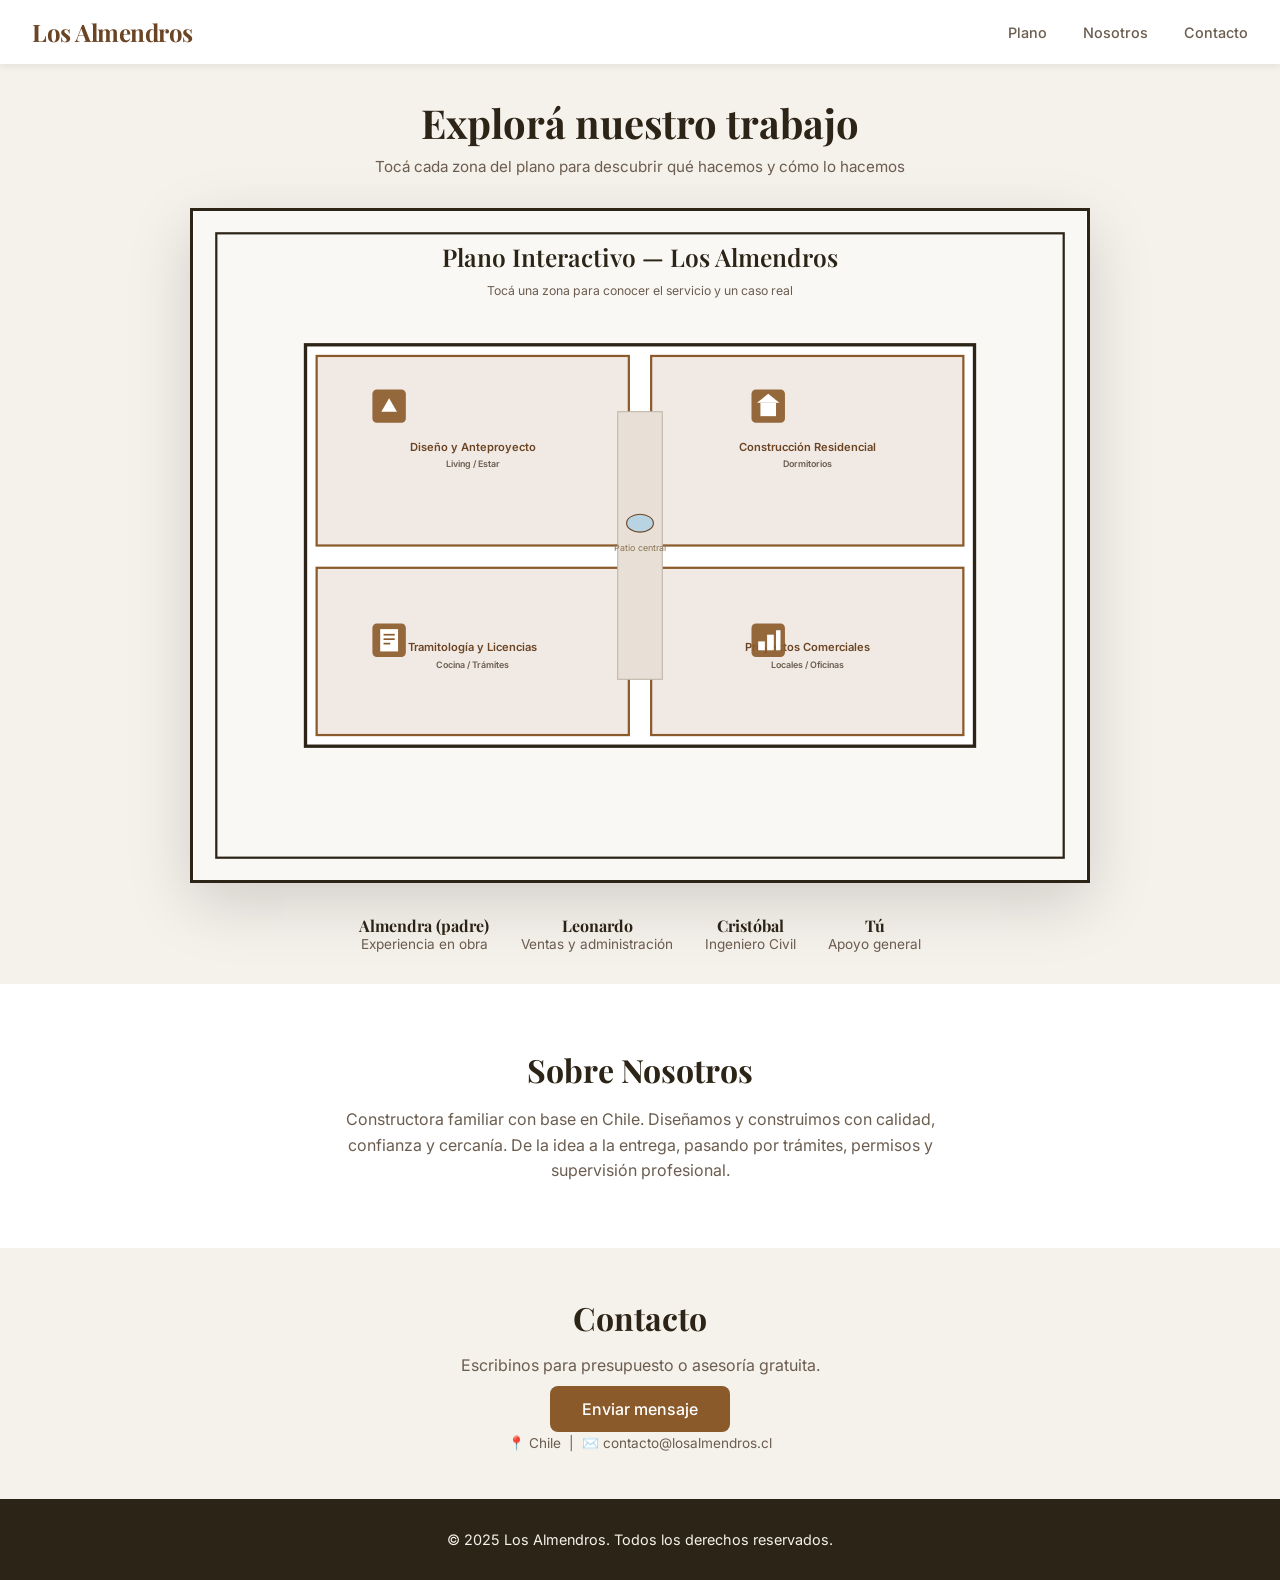
<file: index-nuevo.html>
<!DOCTYPE html>
<html lang="es">
<head>
    <meta charset="UTF-8">
    <meta name="viewport" content="width=device-width, initial-scale=1.0">
    <title>Los Almendros - Construcción Inteligente</title>
    <link rel="preconnect" href="https://fonts.googleapis.com">
    <link rel="preconnect" href="https://fonts.gstatic.com" crossorigin>
    <link href="https://fonts.googleapis.com/css2?family=Playfair+Display:wght@500;600;700&family=Inter:wght@300;400;500;600&display=swap" rel="stylesheet">
    <style>
        * { margin: 0; padding: 0; box-sizing: border-box; }
        
        :root {
            --color-primary: #8B5A2B;
            --color-primary-dark: #6B4423;
            --color-accent: #A0724A;
            --color-bg: #F5F1EB;
            --color-surface: #FFFFFF;
            --color-text: #2C2416;
            --color-text-muted: #6B5D4F;
        }

        body {
            font-family: 'Inter', sans-serif;
            background: var(--color-bg);
            color: var(--color-text);
            overflow-x: hidden;
        }

        h1, h2, h3, h4 {
            font-family: 'Playfair Display', serif;
        }

        /* Header */
        header {
            position: fixed;
            top: 0;
            left: 0;
            right: 0;
            background: var(--color-surface);
            padding: 1rem 2rem;
            box-shadow: 0 2px 8px rgba(0,0,0,0.08);
            z-index: 1000;
            display: flex;
            justify-content: space-between;
            align-items: center;
        }

        .logo {
            font-family: 'Playfair Display', serif;
            font-size: 1.5rem;
            font-weight: 700;
            color: var(--color-primary-dark);
            letter-spacing: -0.02em;
        }

        nav a {
            color: var(--color-text-muted);
            text-decoration: none;
            margin-left: 2rem;
            font-size: 0.9rem;
            font-weight: 500;
            transition: color 0.2s;
        }

        nav a:hover {
            color: var(--color-primary);
        }

        /* Floor Plan Section */
        #plano-section {
            width: 100%;
            min-height: 100vh;
            padding: 6rem 1rem 2rem;
            display: flex;
            flex-direction: column;
            align-items: center;
        }

        .plano-title {
            font-family: 'Playfair Display', serif;
            font-size: clamp(1.8rem, 4vw, 2.5rem);
            color: var(--color-text);
            margin-bottom: 0.5rem;
            text-align: center;
        }

        .plano-subtitle {
            color: var(--color-text-muted);
            margin-bottom: 2rem;
            font-size: 0.95rem;
        }

        .plano-container {
            position: relative;
            width: 100%;
            max-width: 900px;
            margin: 0 auto;
            background: white;
            border: 3px solid #2C2416;
            box-shadow: 0 20px 60px rgba(0,0,0,0.15);
            aspect-ratio: 4/3;
        }

        .plano-svg {
            width: 100%;
            height: 100%;
            display: block;
        }

        .zone {
            cursor: pointer;
            transition: all 0.3s ease;
            fill: rgba(160, 114, 74, 0.15);
            stroke: var(--color-primary);
            stroke-width: 2;
        }

        .zone:hover {
            fill: rgba(160, 114, 74, 0.35);
            stroke-width: 3.5;
        }

        .zone-label {
            font-family: 'Inter', sans-serif;
            font-size: 10px;
            fill: var(--color-primary-dark);
            font-weight: 600;
            pointer-events: none;
            text-anchor: middle;
        }

        /* Info Panel */
        #info-panel {
            position: fixed;
            top: 50%;
            left: 50%;
            transform: translate(-50%, -50%) scale(0.95);
            background: var(--color-surface);
            width: 90%;
            max-width: 500px;
            max-height: 80vh;
            overflow-y: auto;
            border-radius: 12px;
            box-shadow: 0 30px 80px rgba(0,0,0,0.3);
            z-index: 2000;
            opacity: 0;
            pointer-events: none;
            transition: all 0.3s cubic-bezier(0.4, 0, 0.2, 1);
            padding: 2rem;
        }

        #info-panel.active {
            opacity: 1;
            pointer-events: all;
            transform: translate(-50%, -50%) scale(1);
        }

        #info-panel .close {
            position: absolute;
            top: 1rem;
            right: 1.5rem;
            font-size: 1.5rem;
            color: var(--color-text-muted);
            cursor: pointer;
            background: none;
            border: none;
            line-height: 1;
        }

        #info-panel .tag {
            display: inline-block;
            background: var(--color-bg);
            color: var(--color-primary);
            padding: 0.3rem 0.8rem;
            border-radius: 20px;
            font-size: 0.75rem;
            font-weight: 600;
            text-transform: uppercase;
            letter-spacing: 0.05em;
            margin-bottom: 1rem;
        }

        #info-panel h2 {
            font-size: 1.5rem;
            margin-bottom: 0.5rem;
            color: var(--color-text);
        }

        #info-panel .case {
            background: var(--color-bg);
            padding: 1rem;
            border-radius: 8px;
            margin: 1rem 0;
            border-left: 3px solid var(--color-primary);
        }

        #info-panel .case h4 {
            font-size: 1rem;
            margin-bottom: 0.3rem;
        }

        #info-panel .case p {
            font-size: 0.9rem;
            color: var(--color-text-muted);
            line-height: 1.4;
        }

        .overlay {
            position: fixed;
            inset: 0;
            background: rgba(0,0,0,0.4);
            z-index: 1999;
            opacity: 0;
            pointer-events: none;
            transition: opacity 0.3s;
        }

        .overlay.active {
            opacity: 1;
            pointer-events: all;
        }

        /* Teams */
        .equipo-mini {
            display: flex;
            justify-content: center;
            gap: 2rem;
            margin-top: 2rem;
            flex-wrap: wrap;
        }
        
        .miembro {
            text-align: center;
            font-size: 0.85rem;
            color: var(--color-text-muted);
        }

        .miembro strong {
            display: block;
            color: var(--color-text);
            font-family: 'Playfair Display', serif;
            font-size: 1rem;
        }

        /* Footer */
        footer {
            background: var(--color-text);
            color: var(--color-bg);
            padding: 2rem;
            text-align: center;
            font-size: 0.9rem;
        }

        @media (max-width: 600px) {
            header { padding: 0.75rem 1rem; }
            .logo { font-size: 1.2rem; }
            nav a { margin-left: 1rem; font-size: 0.8rem; }
            #info-panel { padding: 1.5rem; }
        }
    </style>
</head>
<body>

<header>
    <div class="logo">Los Almendros</div>
    <nav>
        <a href="#plano-section">Plano</a>
        <a href="#nosotros">Nosotros</a>
        <a href="#contacto">Contacto</a>
    </nav>
</header>

<section id="plano-section">
    <h1 class="plano-title">Explorá nuestro trabajo</h1>
    <p class="plano-subtitle">Tocá cada zona del plano para descubrir qué hacemos y cómo lo hacemos</p>

    <div class="plano-container">
        <svg class="plano-svg" viewBox="0 0 800 600" xmlns="http://www.w3.org/2000/svg">
            <!-- Fondo -->
            <rect width="800" height="600" fill="#FAF8F5"/>

            <!-- Terreno exterior -->
            <rect x="20" y="20" width="760" height="560" fill="none" stroke="#2C2416" stroke-width="2"/>

            <!-- Casa principal - perímetro -->
            <rect x="100" y="120" width="600" height="360" fill="white" stroke="#2C2416" stroke-width="3"/>

            <!-- Zona 1: Diseño y Anteproyecto (Sala / Living) -->
            <rect class="zone" data-zone="diseno" x="110" y="130" width="280" height="170"/>
            <text class="zone-label" x="250" y="215">Diseño y Anteproyecto</text>
            <text class="zone-label" x="250" y="230" style="font-size:8px; fill:#6B5D4F;">Living / Estar</text>

            <!-- Zona 2: Construcción Residencial (Dormitorios) -->
            <rect class="zone" data-zone="construccion" x="410" y="130" width="280" height="170"/>
            <text class="zone-label" x="550" y="215">Construcción Residencial</text>
            <text class="zone-label" x="550" y="230" style="font-size:8px; fill:#6B5D4F;">Dormitorios</text>

            <!-- Zona 3: Tramitología y Licencias (Cocina) -->
            <rect class="zone" data-zone="tramites" x="110" y="320" width="280" height="150"/>
            <text class="zone-label" x="250" y="395">Tramitología y Licencias</text>
            <text class="zone-label" x="250" y="410" style="font-size:8px; fill:#6B5D4F;">Cocina / Trámites</text>

            <!-- Zona 4: Proyectos Comerciales / Institucionales (Garage) -->
            <rect class="zone" data-zone="comercial" x="410" y="320" width="280" height="150"/>
            <text class="zone-label" x="550" y="395">Proyectos Comerciales</text>
            <text class="zone-label" x="550" y="410" style="font-size:8px; fill:#6B5D4F;">Locales / Oficinas</text>

            <!-- Patio central (decorativo) -->
            <rect x="380" y="180" width="40" height="240" fill="#E8E0D6" stroke="#C1B6A8" stroke-width="1"/>
            <text x="400" y="305" text-anchor="middle" style="font-size: 8px; fill: #8B7355;">Patio central</text>

            <!-- Pileta decorativa -->
            <ellipse cx="400" cy="280" rx="12" ry="8" fill="#B8D4E3" stroke="#6B4423" stroke-width="1"/>

            <!-- Íconos simples en zonas -->
            <!-- Diseño: lápiz -->
            <g transform="translate(160, 160)">
                <rect x="0" y="0" width="30" height="30" rx="4" fill="var(--color-primary)" opacity="0.9"/>
                <path d="M8 20 L15 8 L22 20 Z" fill="white"/>
            </g>

            <!-- Construcción: casa chica -->
            <g transform="translate(500, 160)">
                <rect x="0" y="0" width="30" height="30" rx="4" fill="var(--color-primary)" opacity="0.9"/>
                <rect x="8" y="12" width="14" height="12" fill="white"/>
                <path d="M5 12 L15 4 L25 12 Z" fill="white"/>
            </g>

            <!-- Trámites: documento -->
            <g transform="translate(160, 370)">
                <rect x="0" y="0" width="30" height="30" rx="4" fill="var(--color-primary)" opacity="0.9"/>
                <rect x="7" y="5" width="16" height="20" fill="white"/>
                <line x1="10" y1="10" x2="20" y2="10" stroke="var(--color-primary)" stroke-width="1.5"/>
                <line x1="10" y1="14" x2="20" y2="14" stroke="var(--color-primary)" stroke-width="1.5"/>
                <line x1="10" y1="18" x2="16" y2="18" stroke="var(--color-primary)" stroke-width="1.5"/>
            </g>

            <!-- Comercial: edificio -->
            <g transform="translate(500, 370)">
                <rect x="0" y="0" width="30" height="30" rx="4" fill="var(--color-primary)" opacity="0.9"/>
                <rect x="6" y="16" width="6" height="8" fill="white"/>
                <rect x="14" y="10" width="6" height="14" fill="white"/>
                <rect x="22" y="6" width="4" height="18" fill="white"/>
            </g>

            <!-- Título -->
            <text x="400" y="50" text-anchor="middle" style="font-family: 'Playfair Display', serif; font-size: 22px; fill: #2C2416; font-weight: 600;">
                Plano Interactivo — Los Almendros
            </text>
            <text x="400" y="75" text-anchor="middle" style="font-family: 'Inter', sans-serif; font-size: 11px; fill: #6B5D4F;">
                Tocá una zona para conocer el servicio y un caso real
            </text>
        </svg>
    </div>

    <div class="equipo-mini">
        <div class="miembro"><strong>Almendra (padre)</strong>Experiencia en obra</div>
        <div class="miembro"><strong>Leonardo</strong>Ventas y administración</div>
        <div class="miembro"><strong>Cristóbal</strong>Ingeniero Civil</div>
        <div class="miembro"><strong>Tú</strong>Apoyo general</div>
    </div>
</section>

<!-- Panel de información -->
<div class="overlay" id="overlay"></div>
<div id="info-panel">
    <button class="close" onclick="closePanel()">×</button>
    <span class="tag" id="panel-tag">Servicio</span>
    <h2 id="panel-title">Título</h2>
    <p id="panel-desc">Descripción</p>
    <div class="case" id="panel-case" style="display:none;">
        <h4>Caso exitoso</h4>
        <p id="panel-case-text"></p>
    </div>
</div>

<!-- Sección Nosotros breve -->
<section id="nosotros" style="padding: 4rem 1rem; background: white; text-align: center;">
    <h2 style="font-family: 'Playfair Display', serif; font-size: 2rem; margin-bottom: 1rem;">Sobre Nosotros</h2>
    <p style="max-width: 600px; margin: 0 auto; color: var(--color-text-muted); line-height: 1.6;">
        Constructora familiar con base en Chile. Diseñamos y construimos con calidad, confianza y cercanía.
        De la idea a la entrega, pasando por trámites, permisos y supervisión profesional.
    </p>
</section>

<!-- Contacto breve -->
<section id="contacto" style="padding: 3rem 1rem; background: var(--color-bg); text-align: center;">
    <h2 style="font-family: 'Playfair Display', serif; font-size: 2rem; margin-bottom: 1rem;">Contacto</h2>
    <p style="color: var(--color-text-muted); margin-bottom: 1.5rem;">
        Escribinos para presupuesto o asesoría gratuita.
    </p>
    <a href="#" style="background: var(--color-primary); color: white; padding: 0.8rem 2rem; border-radius: 8px; text-decoration: none; font-weight: 500;">
        Enviar mensaje
    </a>
    <p style="margin-top: 1rem; font-size: 0.85rem; color: var(--color-text-muted);">
        📍 Chile &nbsp;|&nbsp; ✉️ contacto@losalmendros.cl
    </p>
</section>

<footer>
    &copy; 2025 Los Almendros. Todos los derechos reservados.
</footer>

<script>
    const data = {
        diseno: {
            tag: 'Servicio',
            title: 'Diseño y Anteproyecto',
            desc: 'Desarrollamos el proyecto desde la idea inicial hasta los planos ejecutivos. Incluye diseño arquitectónico, distribuciones, presupuesto estimado y presentación visual.',
            caseTitle: 'Casa Familiar en Buin',
            caseText: 'Diseño completo de vivienda de 120 m² en 3 semanas, con modificaciones incluidas hasta aprobación del cliente. Entregamos planos para construcción y permisos municipales.'
        },
        construccion: {
            tag: 'Servicio',
            title: 'Construcción Residencial',
            desc: 'Ejecutamos obras de casas, ampliaciones y remodelaciones. Obra gruesa, terminaciones, instalaciones y entrega final llave en mano.',
            caseTitle: 'Ampliación de 40 m² — Buin',
            caseText: 'Ampliación de segundo piso con estructura de hormigón armado, instalaciones completas y terminaciones en 4 meses. Cliente pudo mudarse antes de plazo acordado.'
        },
        tramites: {
            tag: 'Servicio',
            title: 'Tramitología y Licencias',
            desc: 'Gestionamos permisos de edificación, regularizaciones, cambio de destino y recepciones municipales. Conocemos la normativa local y los pasos específicos de cada comuna.',
            caseTitle: 'Regularización de 3 locales comerciales — Santiago',
            caseText: 'Tramitamos y obtuvimos los permisos de regularización en 45 días, cumpliendo con normativa de evacuación y accesibilidad. Cliente obtuvo patente comercial sin multas.'
        },
        comercial: {
            tag: 'Servicio',
            title: 'Proyectos Comerciales e Institucionales',
            desc: 'Construcción de oficinas, locales comerciales, colegios, centros comunitarios e iglesias. Tenemos experiencia en obras de diverso tipo, adaptándonos al uso final.',
            caseTitle: 'Centro Comunitario — Provincia de Chacabuco',
            caseText: 'Construcción de 220 m² con salón multiuso, cocina y baños. Incluyó gestiones de permisos y supervisión técnica completa. Entregado en plazo y sin sobrecostos.'
        }
    };

    const panel = document.getElementById('info-panel');
    const overlay = document.getElementById('overlay');
    const zones = document.querySelectorAll('.zone');

    zones.forEach(zone => {
        zone.addEventListener('click', () => {
            const key = zone.getAttribute('data-zone');
            const info = data[key];
            if (!info) return;

            document.getElementById('panel-tag').textContent = info.tag;
            document.getElementById('panel-title').textContent = info.title;
            document.getElementById('panel-desc').textContent = info.desc;

            const caseDiv = document.getElementById('panel-case');
            if (info.caseText) {
                document.getElementById('panel-case-text').textContent = info.caseText;
                caseDiv.style.display = 'block';
            } else {
                caseDiv.style.display = 'none';
            }

            panel.classList.add('active');
            overlay.classList.add('active');
        });
    });

    function closePanel() {
        panel.classList.remove('active');
        overlay.classList.remove('active');
    }

    overlay.addEventListener('click', closePanel);

    document.addEventListener('keydown', (e) => {
        if (e.key === 'Escape') closePanel();
    });
</script>

</body>
</html>
</file>
